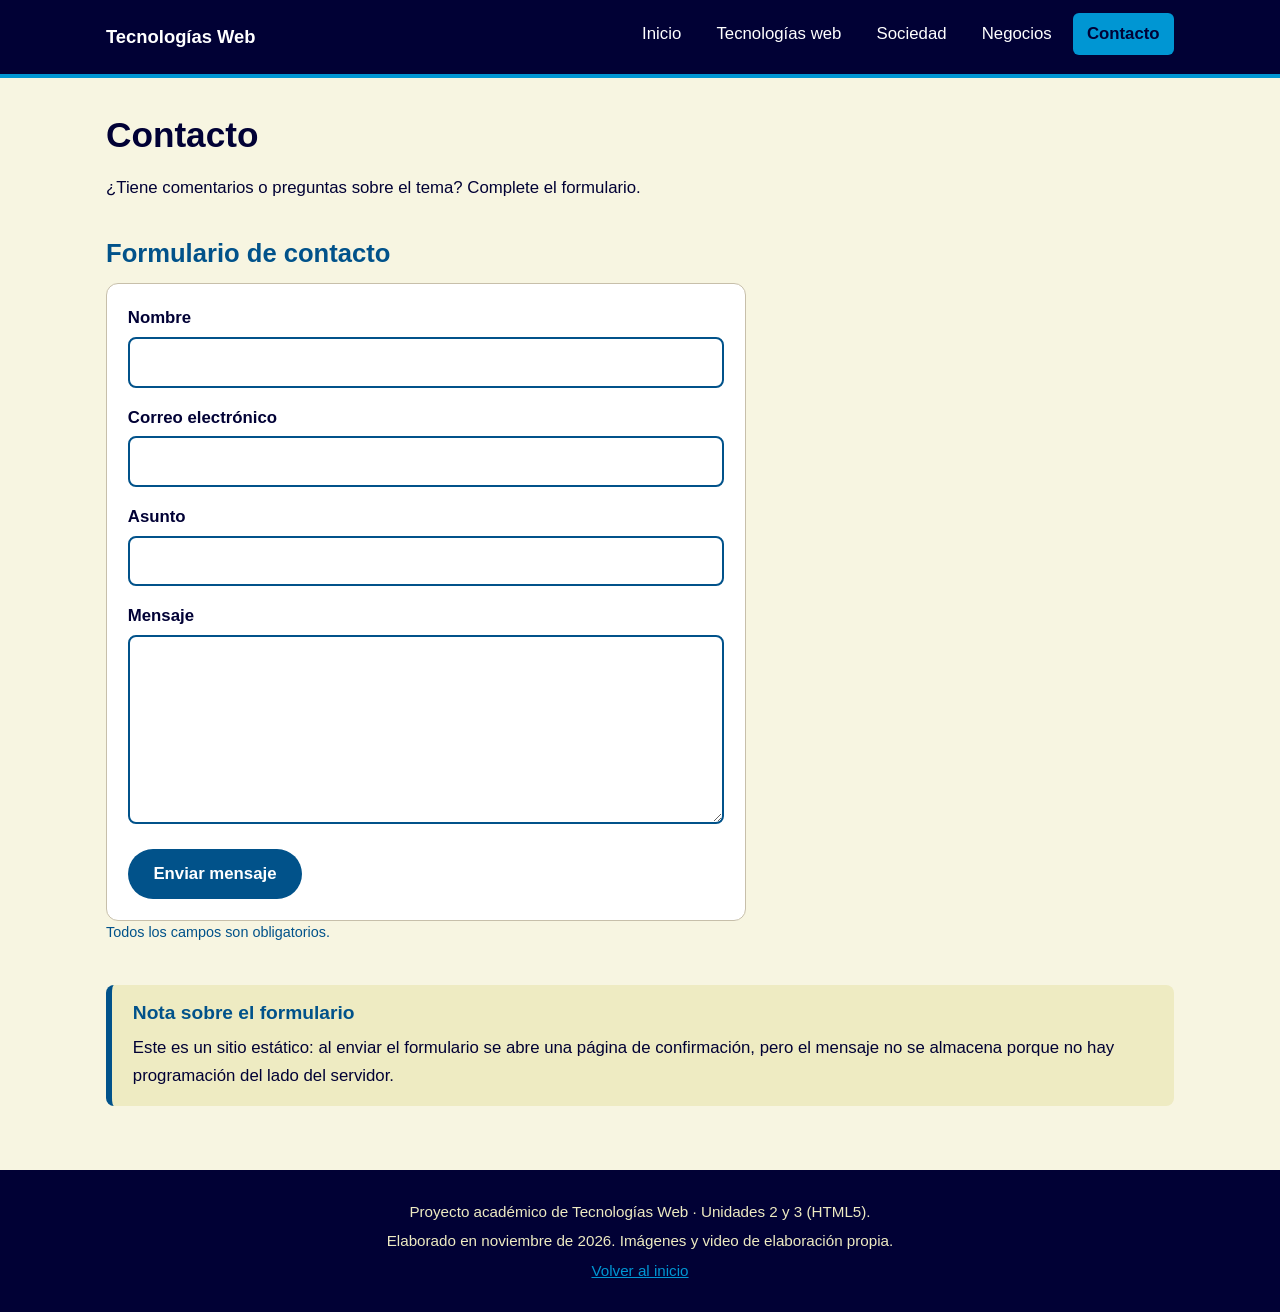
<file: pages/contacto.html>
<!DOCTYPE html>
<html lang="es">
<head>
  <meta charset="UTF-8">
  <meta name="viewport" content="width=device-width, initial-scale=1.0">
  <meta name="description" content="Formulario de contacto del sitio sobre el impacto de las tecnologías web.">
  <title>Contacto | Impacto de las Tecnologías Web</title>
  <link rel="stylesheet" href="../css/styles.css">
</head>
<body>
  <a class="skip-link" href="#contenido">Saltar al contenido</a>

  <!-- Encabezado con navegación común a todas las páginas -->
  <header class="encabezado">
    <div class="encabezado__contenido">
      <p class="marca">Tecnologías Web</p>
      <nav class="menu" aria-label="Menú principal">
        <ul>
          <li><a href="../index.html">Inicio</a></li>
          <li><a href="tecnologias.html">Tecnologías web</a></li>
          <li><a href="sociedad.html">Sociedad</a></li>
          <li><a href="negocios.html">Negocios</a></li>
          <li><a href="contacto.html" aria-current="page">Contacto</a></li>
        </ul>
      </nav>
    </div>
  </header>

  <main id="contenido">
    <h1>Contacto</h1>
    <p class="lead">¿Tiene comentarios o preguntas sobre el tema? Complete el formulario.</p>

    <section aria-labelledby="titulo-form">
      <h2 id="titulo-form">Formulario de contacto</h2>

      <!-- Al enviar, se abre la página de confirmación (método GET) -->
      <form action="gracias.html" method="get">
        <div class="campo">
          <label for="nombre">Nombre</label>
          <input type="text" id="nombre" name="nombre" autocomplete="name" required>
        </div>

        <div class="campo">
          <label for="correo">Correo electrónico</label>
          <input type="email" id="correo" name="correo" autocomplete="email" required>
        </div>

        <div class="campo">
          <label for="asunto">Asunto</label>
          <input type="text" id="asunto" name="asunto" required>
        </div>

        <div class="campo">
          <label for="mensaje">Mensaje</label>
          <textarea id="mensaje" name="mensaje" rows="6" required></textarea>
        </div>

        <button type="submit">Enviar mensaje</button>
      </form>
      <p class="nota">Todos los campos son obligatorios.</p>
    </section>

    <aside aria-labelledby="titulo-aside">
      <h2 id="titulo-aside">Nota sobre el formulario</h2>
      <p>
        Este es un sitio estático: al enviar el formulario se abre una página de confirmación, pero el mensaje
        no se almacena porque no hay programación del lado del servidor.
      </p>
    </aside>
  </main>

  <footer class="pie">
    <p>Proyecto académico de Tecnologías Web · Unidades 2 y 3 (HTML5).</p>
    <p>Elaborado en <time datetime="2026-11">noviembre de 2026</time>. Imágenes y video de elaboración propia.</p>
    <p><a href="../index.html">Volver al inicio</a></p>
  </footer>
</body>
</html>
</file>
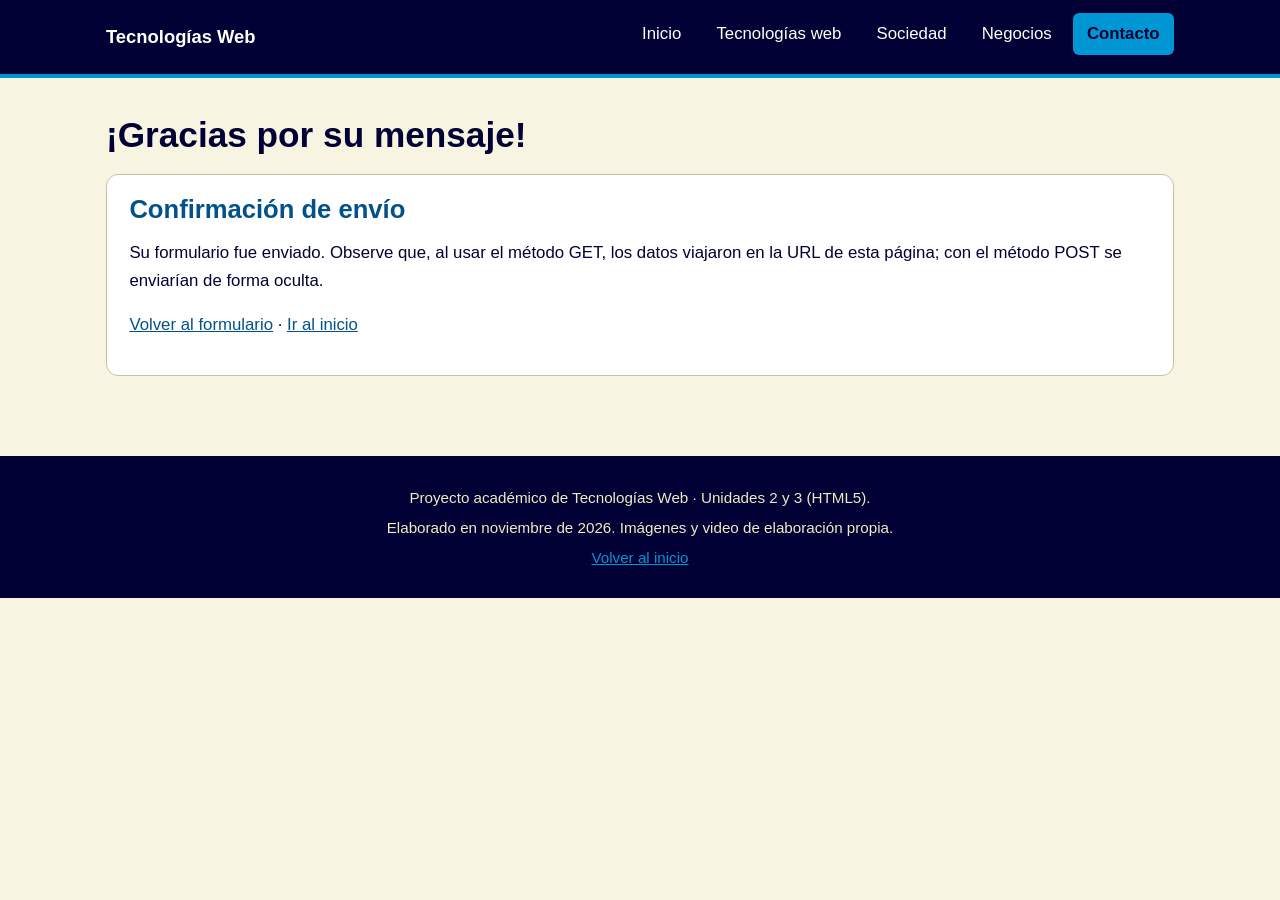
<file: pages/gracias.html>
<!DOCTYPE html>
<html lang="es">
<head>
  <meta charset="UTF-8">
  <meta name="viewport" content="width=device-width, initial-scale=1.0">
  <meta name="description" content="Confirmación de envío del formulario de contacto.">
  <title>Gracias | Impacto de las Tecnologías Web</title>
  <link rel="stylesheet" href="../css/styles.css">
</head>
<body>
  <a class="skip-link" href="#contenido">Saltar al contenido</a>

  <!-- Encabezado con navegación común a todas las páginas -->
  <header class="encabezado">
    <div class="encabezado__contenido">
      <p class="marca">Tecnologías Web</p>
      <nav class="menu" aria-label="Menú principal">
        <ul>
          <li><a href="../index.html">Inicio</a></li>
          <li><a href="tecnologias.html">Tecnologías web</a></li>
          <li><a href="sociedad.html">Sociedad</a></li>
          <li><a href="negocios.html">Negocios</a></li>
          <li><a href="contacto.html" aria-current="page">Contacto</a></li>
        </ul>
      </nav>
    </div>
  </header>

  <main id="contenido">
    <section aria-labelledby="titulo-gracias">
      <h1 id="titulo-gracias">¡Gracias por su mensaje!</h1>
      <article>
        <h2>Confirmación de envío</h2>
        <p>
          Su formulario fue enviado. Observe que, al usar el método GET, los datos viajaron en la URL
          de esta página; con el método POST se enviarían de forma oculta.
        </p>
        <p><a href="contacto.html">Volver al formulario</a> · <a href="../index.html">Ir al inicio</a></p>
      </article>
    </section>
  </main>

  <footer class="pie">
    <p>Proyecto académico de Tecnologías Web · Unidades 2 y 3 (HTML5).</p>
    <p>Elaborado en <time datetime="2026-11">noviembre de 2026</time>. Imágenes y video de elaboración propia.</p>
    <p><a href="../index.html">Volver al inicio</a></p>
  </footer>
</body>
</html>
</file>
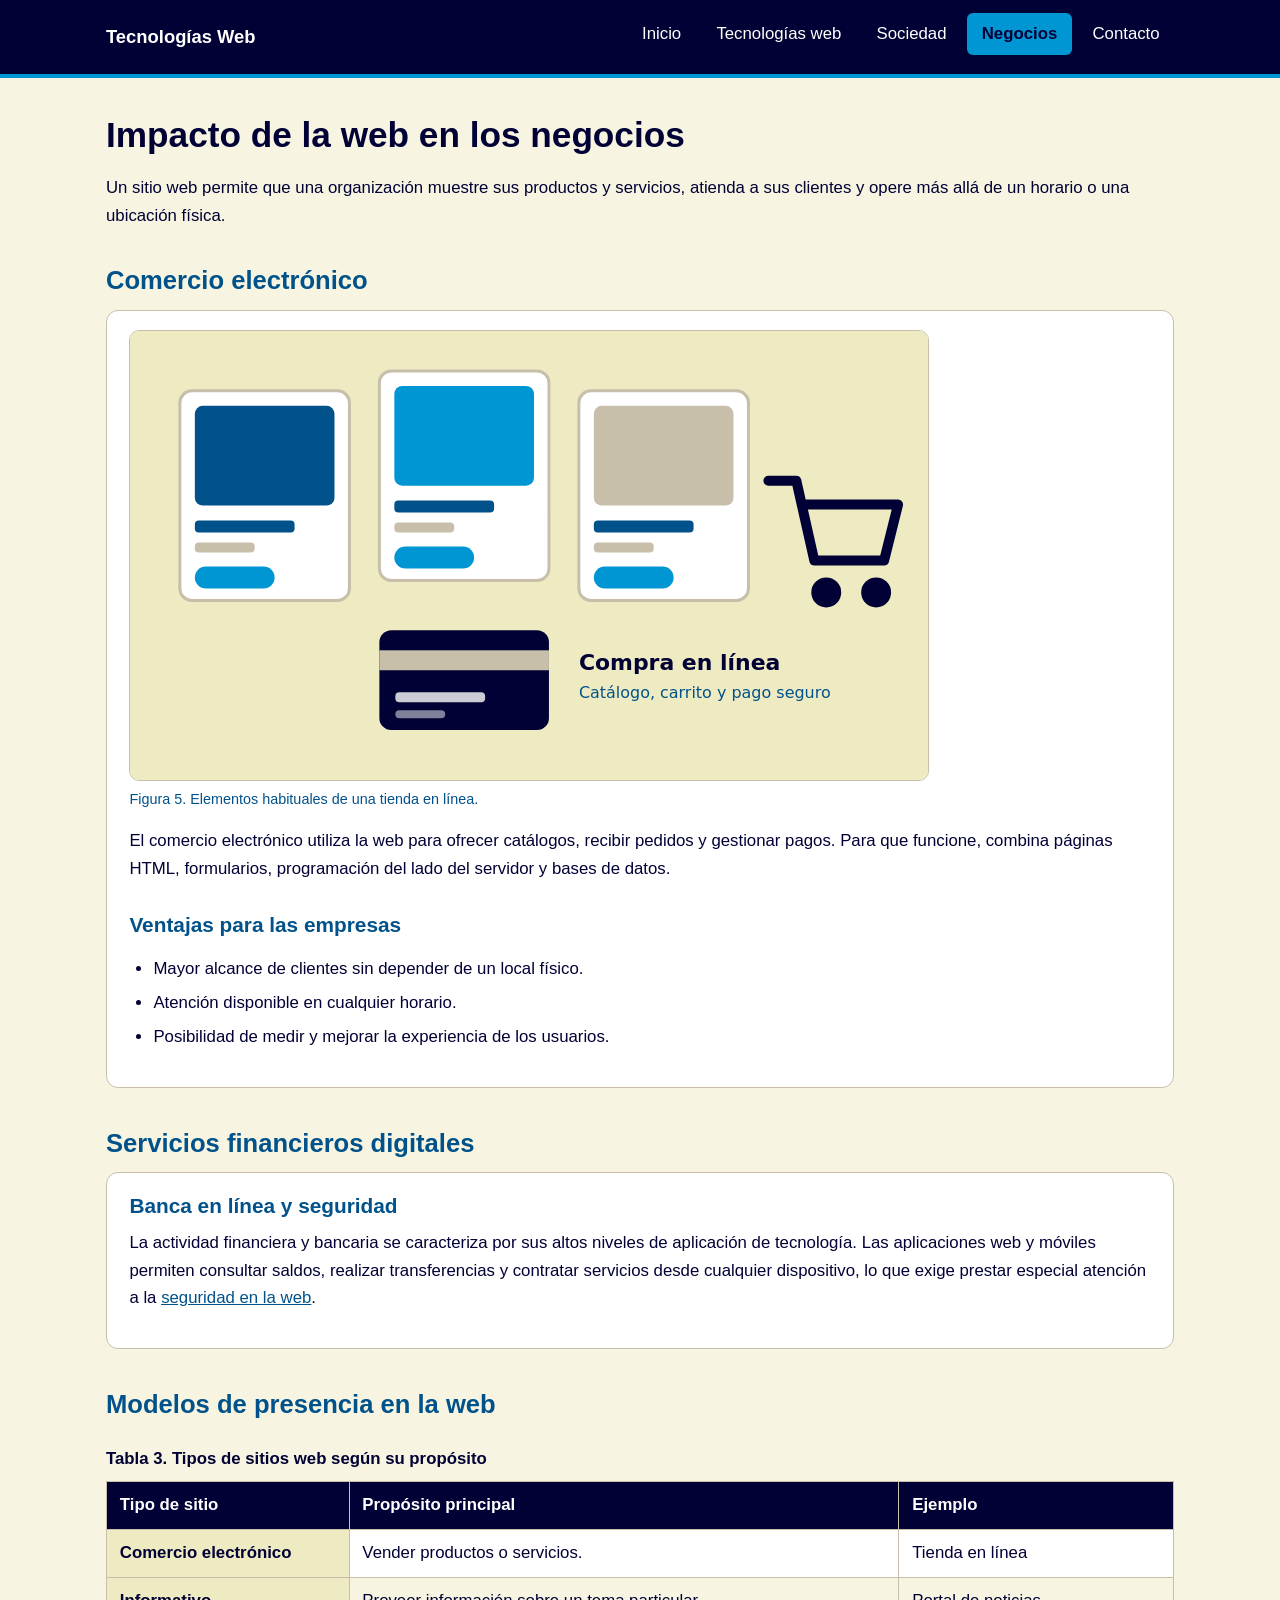
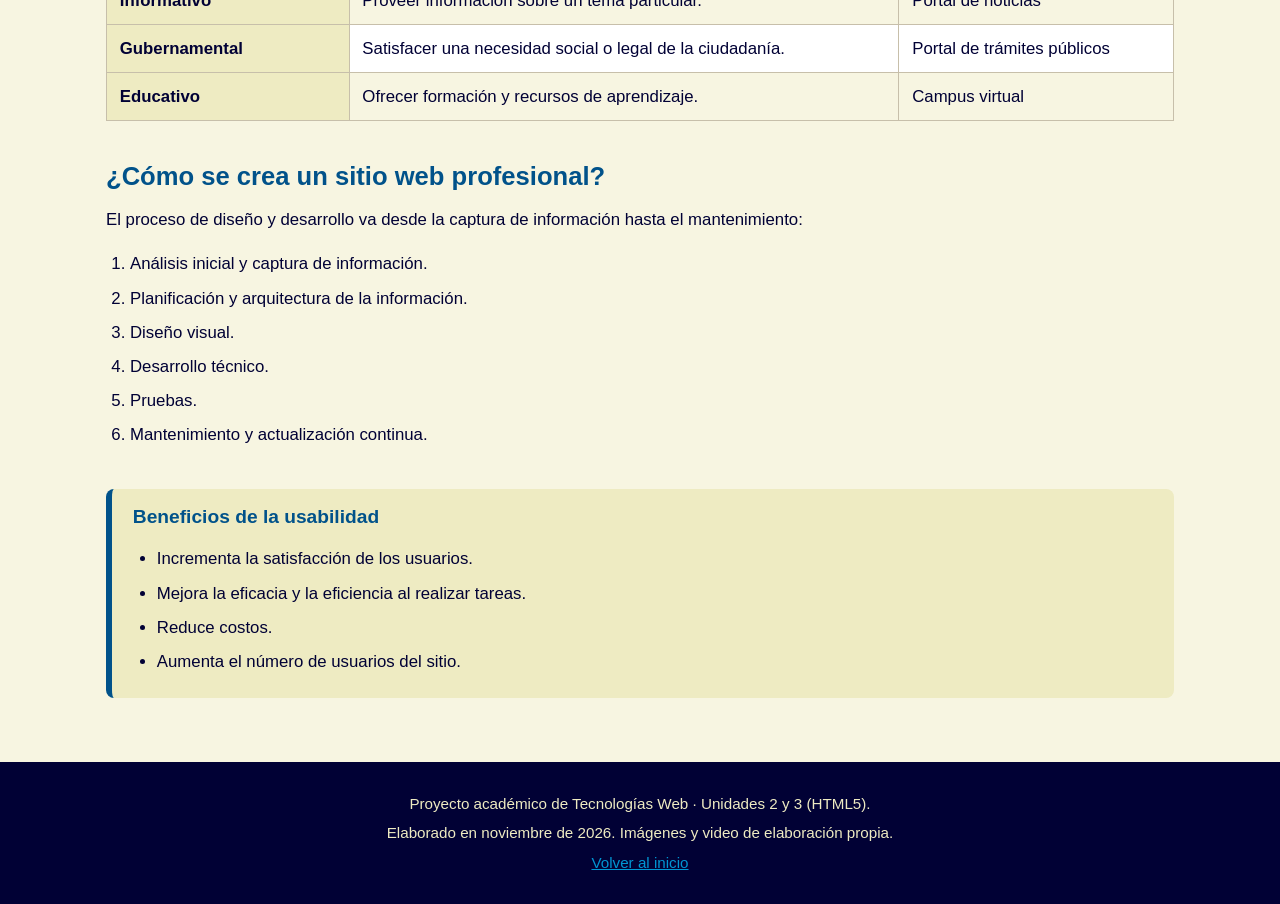
<file: pages/negocios.html>
<!DOCTYPE html>
<html lang="es">
<head>
  <meta charset="UTF-8">
  <meta name="viewport" content="width=device-width, initial-scale=1.0">
  <meta name="description" content="Cómo las empresas usan la web: comercio electrónico, servicios financieros digitales, presencia en línea y proceso de diseño web.">
  <title>Negocios | Impacto de las Tecnologías Web</title>
  <link rel="stylesheet" href="../css/styles.css">
</head>
<body>
  <a class="skip-link" href="#contenido">Saltar al contenido</a>

  <!-- Encabezado con navegación común a todas las páginas -->
  <header class="encabezado">
    <div class="encabezado__contenido">
      <p class="marca">Tecnologías Web</p>
      <nav class="menu" aria-label="Menú principal">
        <ul>
          <li><a href="../index.html">Inicio</a></li>
          <li><a href="tecnologias.html">Tecnologías web</a></li>
          <li><a href="sociedad.html">Sociedad</a></li>
          <li><a href="negocios.html" aria-current="page">Negocios</a></li>
          <li><a href="contacto.html">Contacto</a></li>
        </ul>
      </nav>
    </div>
  </header>

  <main id="contenido">
    <h1>Impacto de la web en los negocios</h1>
    <p class="lead">
      Un sitio web permite que una organización muestre sus productos y servicios, atienda a sus clientes
      y opere más allá de un horario o una ubicación física.
    </p>

    <!-- Comercio electrónico -->
    <section aria-labelledby="titulo-comercio">
      <h2 id="titulo-comercio">Comercio electrónico</h2>
      <article>
        <figure>
          <img src="../images/comercio-electronico.svg" width="800" height="450"
               alt="Tres tarjetas de producto, un carrito de compras y una tarjeta de pago que representan una tienda en línea">
          <figcaption>Figura 5. Elementos habituales de una tienda en línea.</figcaption>
        </figure>
        <p>
          El comercio electrónico utiliza la web para ofrecer catálogos, recibir pedidos y gestionar pagos.
          Para que funcione, combina páginas HTML, formularios, programación del lado del servidor y bases de datos.
        </p>
        <h3>Ventajas para las empresas</h3>
        <ul>
          <li>Mayor alcance de clientes sin depender de un local físico.</li>
          <li>Atención disponible en cualquier horario.</li>
          <li>Posibilidad de medir y mejorar la experiencia de los usuarios.</li>
        </ul>
      </article>
    </section>

    <!-- Servicios financieros -->
    <section aria-labelledby="titulo-banca">
      <h2 id="titulo-banca">Servicios financieros digitales</h2>
      <article>
        <h3>Banca en línea y seguridad</h3>
        <p>
          La actividad financiera y bancaria se caracteriza por sus altos niveles de aplicación de tecnología.
          Las aplicaciones web y móviles permiten consultar saldos, realizar transferencias y contratar servicios
          desde cualquier dispositivo, lo que exige prestar especial atención a la
          <a href="tecnologias.html#seguridad">seguridad en la web</a>.
        </p>
      </article>
    </section>

    <!-- Modelos de negocio -->
    <section aria-labelledby="titulo-modelos">
      <h2 id="titulo-modelos">Modelos de presencia en la web</h2>
      <div class="tabla-responsive">
        <table>
          <caption>Tabla 3. Tipos de sitios web según su propósito</caption>
          <thead>
            <tr>
              <th scope="col">Tipo de sitio</th>
              <th scope="col">Propósito principal</th>
              <th scope="col">Ejemplo</th>
            </tr>
          </thead>
          <tbody>
            <tr>
              <th scope="row">Comercio electrónico</th>
              <td>Vender productos o servicios.</td>
              <td>Tienda en línea</td>
            </tr>
            <tr>
              <th scope="row">Informativo</th>
              <td>Proveer información sobre un tema particular.</td>
              <td>Portal de noticias</td>
            </tr>
            <tr>
              <th scope="row">Gubernamental</th>
              <td>Satisfacer una necesidad social o legal de la ciudadanía.</td>
              <td>Portal de trámites públicos</td>
            </tr>
            <tr>
              <th scope="row">Educativo</th>
              <td>Ofrecer formación y recursos de aprendizaje.</td>
              <td>Campus virtual</td>
            </tr>
          </tbody>
        </table>
      </div>
    </section>

    <!-- Proceso de diseño -->
    <section aria-labelledby="titulo-proceso">
      <h2 id="titulo-proceso">¿Cómo se crea un sitio web profesional?</h2>
      <p>El proceso de diseño y desarrollo va desde la captura de información hasta el mantenimiento:</p>
      <ol>
        <li>Análisis inicial y captura de información.</li>
        <li>Planificación y arquitectura de la información.</li>
        <li>Diseño visual.</li>
        <li>Desarrollo técnico.</li>
        <li>Pruebas.</li>
        <li>Mantenimiento y actualización continua.</li>
      </ol>
    </section>

    <aside aria-labelledby="titulo-aside">
      <h2 id="titulo-aside">Beneficios de la usabilidad</h2>
      <ul>
        <li>Incrementa la satisfacción de los usuarios.</li>
        <li>Mejora la eficacia y la eficiencia al realizar tareas.</li>
        <li>Reduce costos.</li>
        <li>Aumenta el número de usuarios del sitio.</li>
      </ul>
    </aside>
  </main>

  <footer class="pie">
    <p>Proyecto académico de Tecnologías Web · Unidades 2 y 3 (HTML5).</p>
    <p>Elaborado en <time datetime="2026-11">noviembre de 2026</time>. Imágenes y video de elaboración propia.</p>
    <p><a href="../index.html">Volver al inicio</a></p>
  </footer>
</body>
</html>
</file>
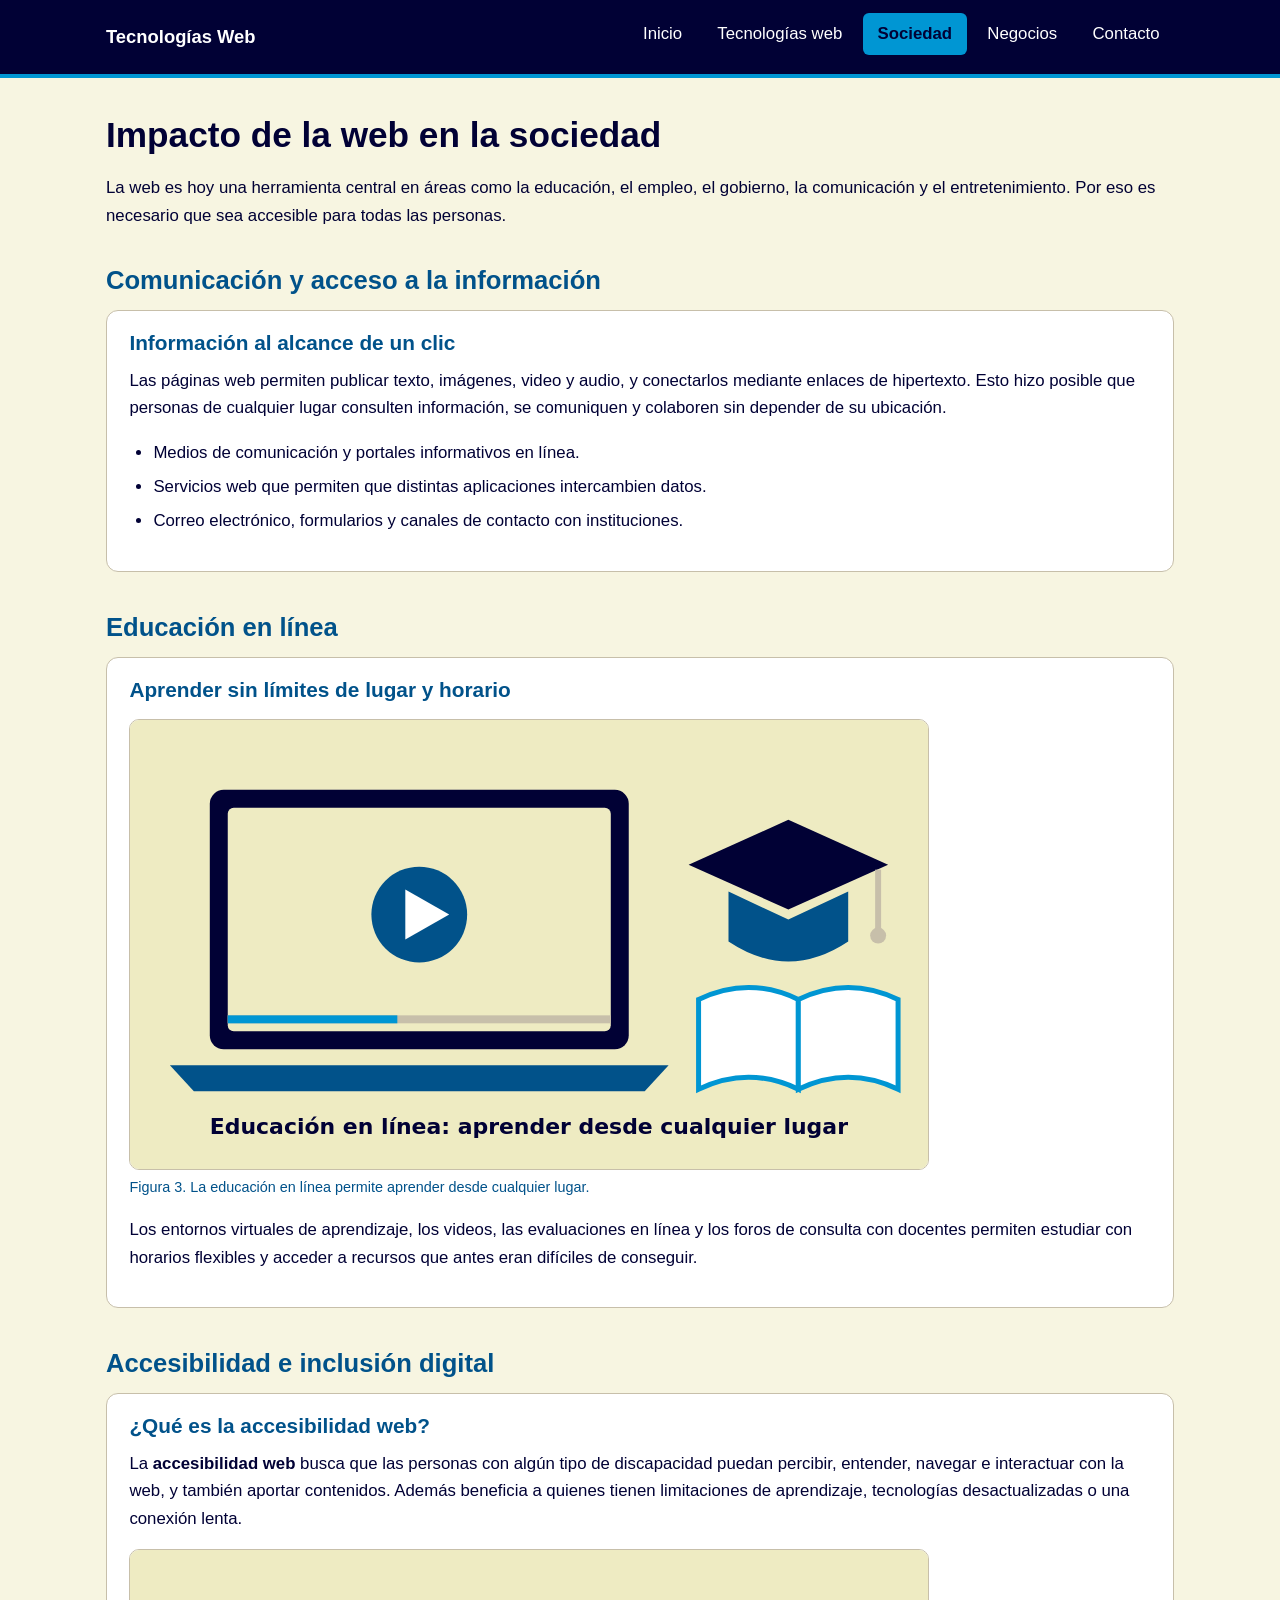
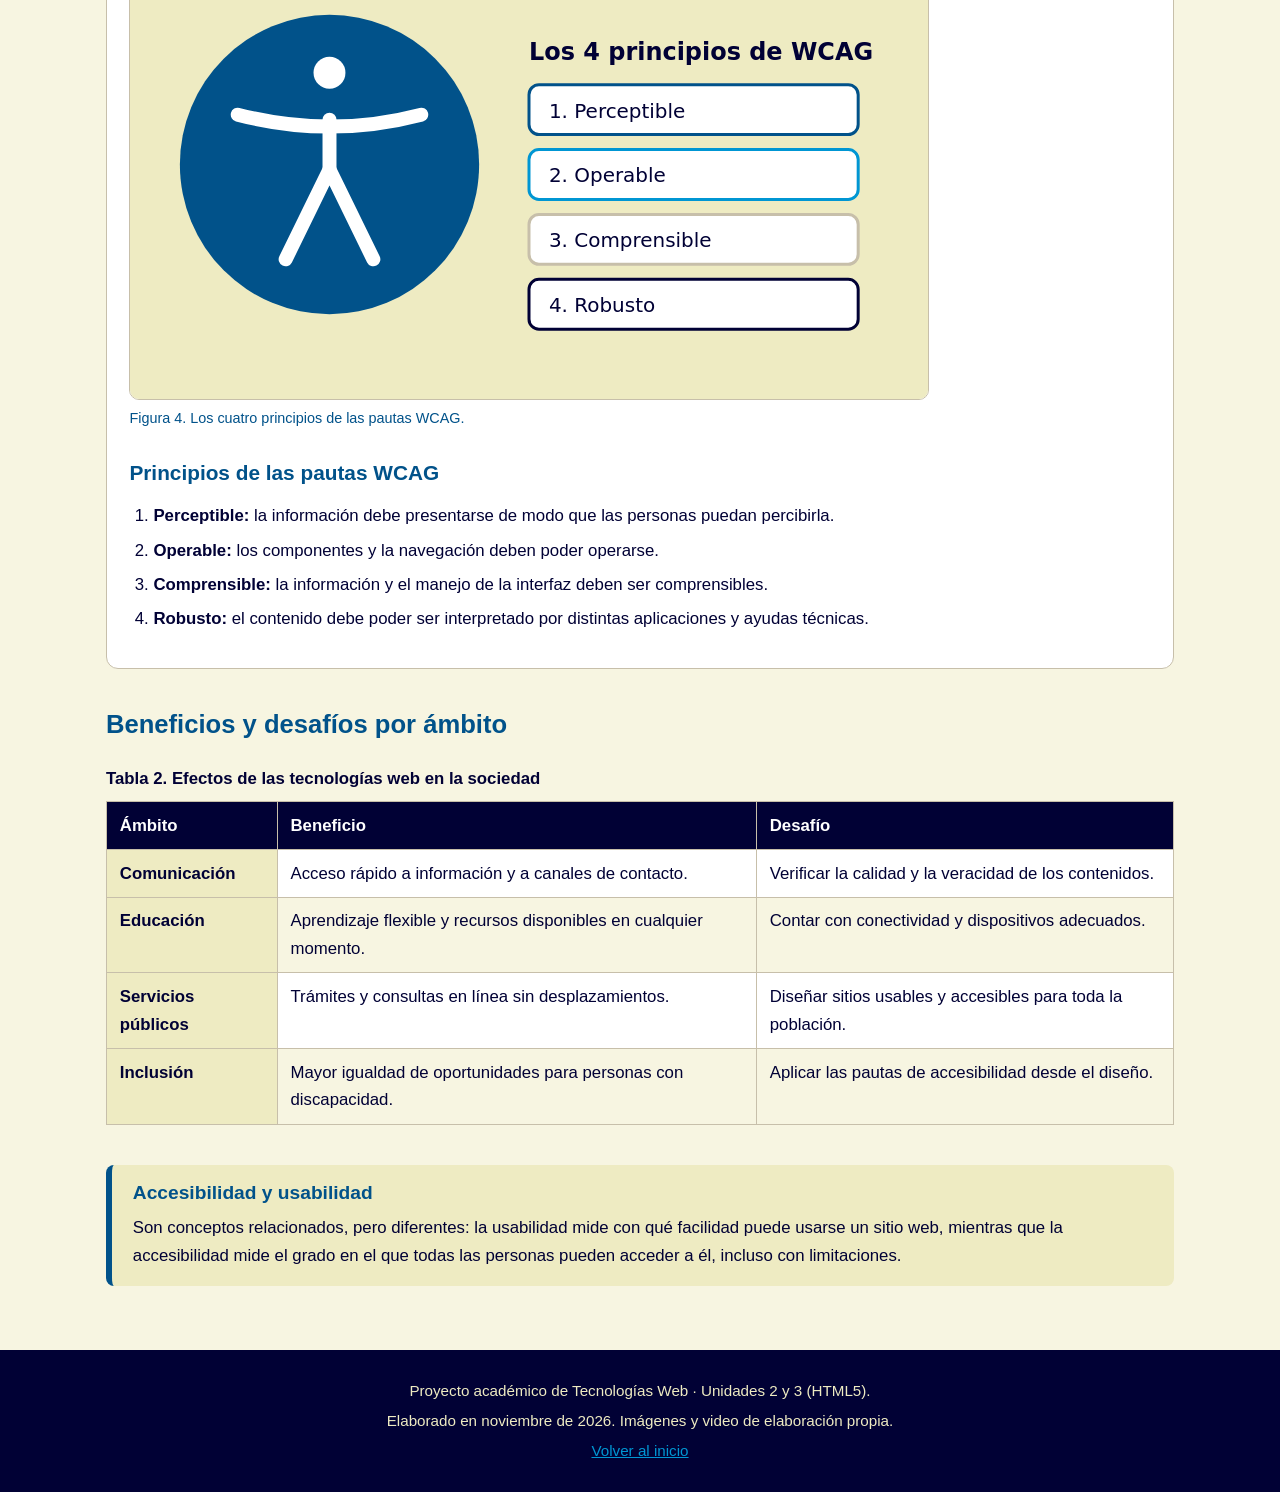
<file: pages/sociedad.html>
<!DOCTYPE html>
<html lang="es">
<head>
  <meta charset="UTF-8">
  <meta name="viewport" content="width=device-width, initial-scale=1.0">
  <meta name="description" content="Efectos de las tecnologías web en la educación, la comunicación, los servicios públicos y la inclusión digital.">
  <title>Sociedad | Impacto de las Tecnologías Web</title>
  <link rel="stylesheet" href="../css/styles.css">
</head>
<body>
  <a class="skip-link" href="#contenido">Saltar al contenido</a>

  <!-- Encabezado con navegación común a todas las páginas -->
  <header class="encabezado">
    <div class="encabezado__contenido">
      <p class="marca">Tecnologías Web</p>
      <nav class="menu" aria-label="Menú principal">
        <ul>
          <li><a href="../index.html">Inicio</a></li>
          <li><a href="tecnologias.html">Tecnologías web</a></li>
          <li><a href="sociedad.html" aria-current="page">Sociedad</a></li>
          <li><a href="negocios.html">Negocios</a></li>
          <li><a href="contacto.html">Contacto</a></li>
        </ul>
      </nav>
    </div>
  </header>

  <main id="contenido">
    <h1>Impacto de la web en la sociedad</h1>
    <p class="lead">
      La web es hoy una herramienta central en áreas como la educación, el empleo, el gobierno, la comunicación
      y el entretenimiento. Por eso es necesario que sea accesible para todas las personas.
    </p>

    <!-- Comunicación e información -->
    <section aria-labelledby="titulo-comunicacion">
      <h2 id="titulo-comunicacion">Comunicación y acceso a la información</h2>
      <article>
        <h3>Información al alcance de un clic</h3>
        <p>
          Las páginas web permiten publicar texto, imágenes, video y audio, y conectarlos mediante enlaces de
          hipertexto. Esto hizo posible que personas de cualquier lugar consulten información, se comuniquen
          y colaboren sin depender de su ubicación.
        </p>
        <ul>
          <li>Medios de comunicación y portales informativos en línea.</li>
          <li>Servicios web que permiten que distintas aplicaciones intercambien datos.</li>
          <li>Correo electrónico, formularios y canales de contacto con instituciones.</li>
        </ul>
      </article>
    </section>

    <!-- Educación -->
    <section aria-labelledby="titulo-educacion">
      <h2 id="titulo-educacion">Educación en línea</h2>
      <article>
        <h3>Aprender sin límites de lugar y horario</h3>
        <figure>
          <img src="../images/educacion-digital.svg" width="800" height="450"
               alt="Pantalla de computador con un video y, a su lado, un birrete y un libro abierto">
          <figcaption>Figura 3. La educación en línea permite aprender desde cualquier lugar.</figcaption>
        </figure>
        <p>
          Los entornos virtuales de aprendizaje, los videos, las evaluaciones en línea y los foros de consulta
          con docentes permiten estudiar con horarios flexibles y acceder a recursos que antes eran difíciles
          de conseguir.
        </p>
      </article>
    </section>

    <!-- Accesibilidad -->
    <section aria-labelledby="titulo-accesibilidad">
      <h2 id="titulo-accesibilidad">Accesibilidad e inclusión digital</h2>
      <article>
        <h3>¿Qué es la accesibilidad web?</h3>
        <p>
          La <strong>accesibilidad web</strong> busca que las personas con algún tipo de discapacidad puedan
          percibir, entender, navegar e interactuar con la web, y también aportar contenidos. Además beneficia
          a quienes tienen limitaciones de aprendizaje, tecnologías desactualizadas o una conexión lenta.
        </p>
        <figure>
          <img src="../images/accesibilidad.svg" width="800" height="450"
               alt="Figura humana dentro de un círculo azul junto a la lista de los cuatro principios de accesibilidad WCAG">
          <figcaption>Figura 4. Los cuatro principios de las pautas WCAG.</figcaption>
        </figure>
        <h3>Principios de las pautas WCAG</h3>
        <ol>
          <li><strong>Perceptible:</strong> la información debe presentarse de modo que las personas puedan percibirla.</li>
          <li><strong>Operable:</strong> los componentes y la navegación deben poder operarse.</li>
          <li><strong>Comprensible:</strong> la información y el manejo de la interfaz deben ser comprensibles.</li>
          <li><strong>Robusto:</strong> el contenido debe poder ser interpretado por distintas aplicaciones y ayudas técnicas.</li>
        </ol>
      </article>
    </section>

    <!-- Tabla de beneficios y desafíos -->
    <section aria-labelledby="titulo-tabla">
      <h2 id="titulo-tabla">Beneficios y desafíos por ámbito</h2>
      <div class="tabla-responsive">
        <table>
          <caption>Tabla 2. Efectos de las tecnologías web en la sociedad</caption>
          <thead>
            <tr>
              <th scope="col">Ámbito</th>
              <th scope="col">Beneficio</th>
              <th scope="col">Desafío</th>
            </tr>
          </thead>
          <tbody>
            <tr>
              <th scope="row">Comunicación</th>
              <td>Acceso rápido a información y a canales de contacto.</td>
              <td>Verificar la calidad y la veracidad de los contenidos.</td>
            </tr>
            <tr>
              <th scope="row">Educación</th>
              <td>Aprendizaje flexible y recursos disponibles en cualquier momento.</td>
              <td>Contar con conectividad y dispositivos adecuados.</td>
            </tr>
            <tr>
              <th scope="row">Servicios públicos</th>
              <td>Trámites y consultas en línea sin desplazamientos.</td>
              <td>Diseñar sitios usables y accesibles para toda la población.</td>
            </tr>
            <tr>
              <th scope="row">Inclusión</th>
              <td>Mayor igualdad de oportunidades para personas con discapacidad.</td>
              <td>Aplicar las pautas de accesibilidad desde el diseño.</td>
            </tr>
          </tbody>
        </table>
      </div>
    </section>

    <aside aria-labelledby="titulo-aside">
      <h2 id="titulo-aside">Accesibilidad y usabilidad</h2>
      <p>
        Son conceptos relacionados, pero diferentes: la usabilidad mide con qué facilidad puede usarse un sitio
        web, mientras que la accesibilidad mide el grado en el que todas las personas pueden acceder a él,
        incluso con limitaciones.
      </p>
    </aside>
  </main>

  <footer class="pie">
    <p>Proyecto académico de Tecnologías Web · Unidades 2 y 3 (HTML5).</p>
    <p>Elaborado en <time datetime="2026-11">noviembre de 2026</time>. Imágenes y video de elaboración propia.</p>
    <p><a href="../index.html">Volver al inicio</a></p>
  </footer>
</body>
</html>
</file>
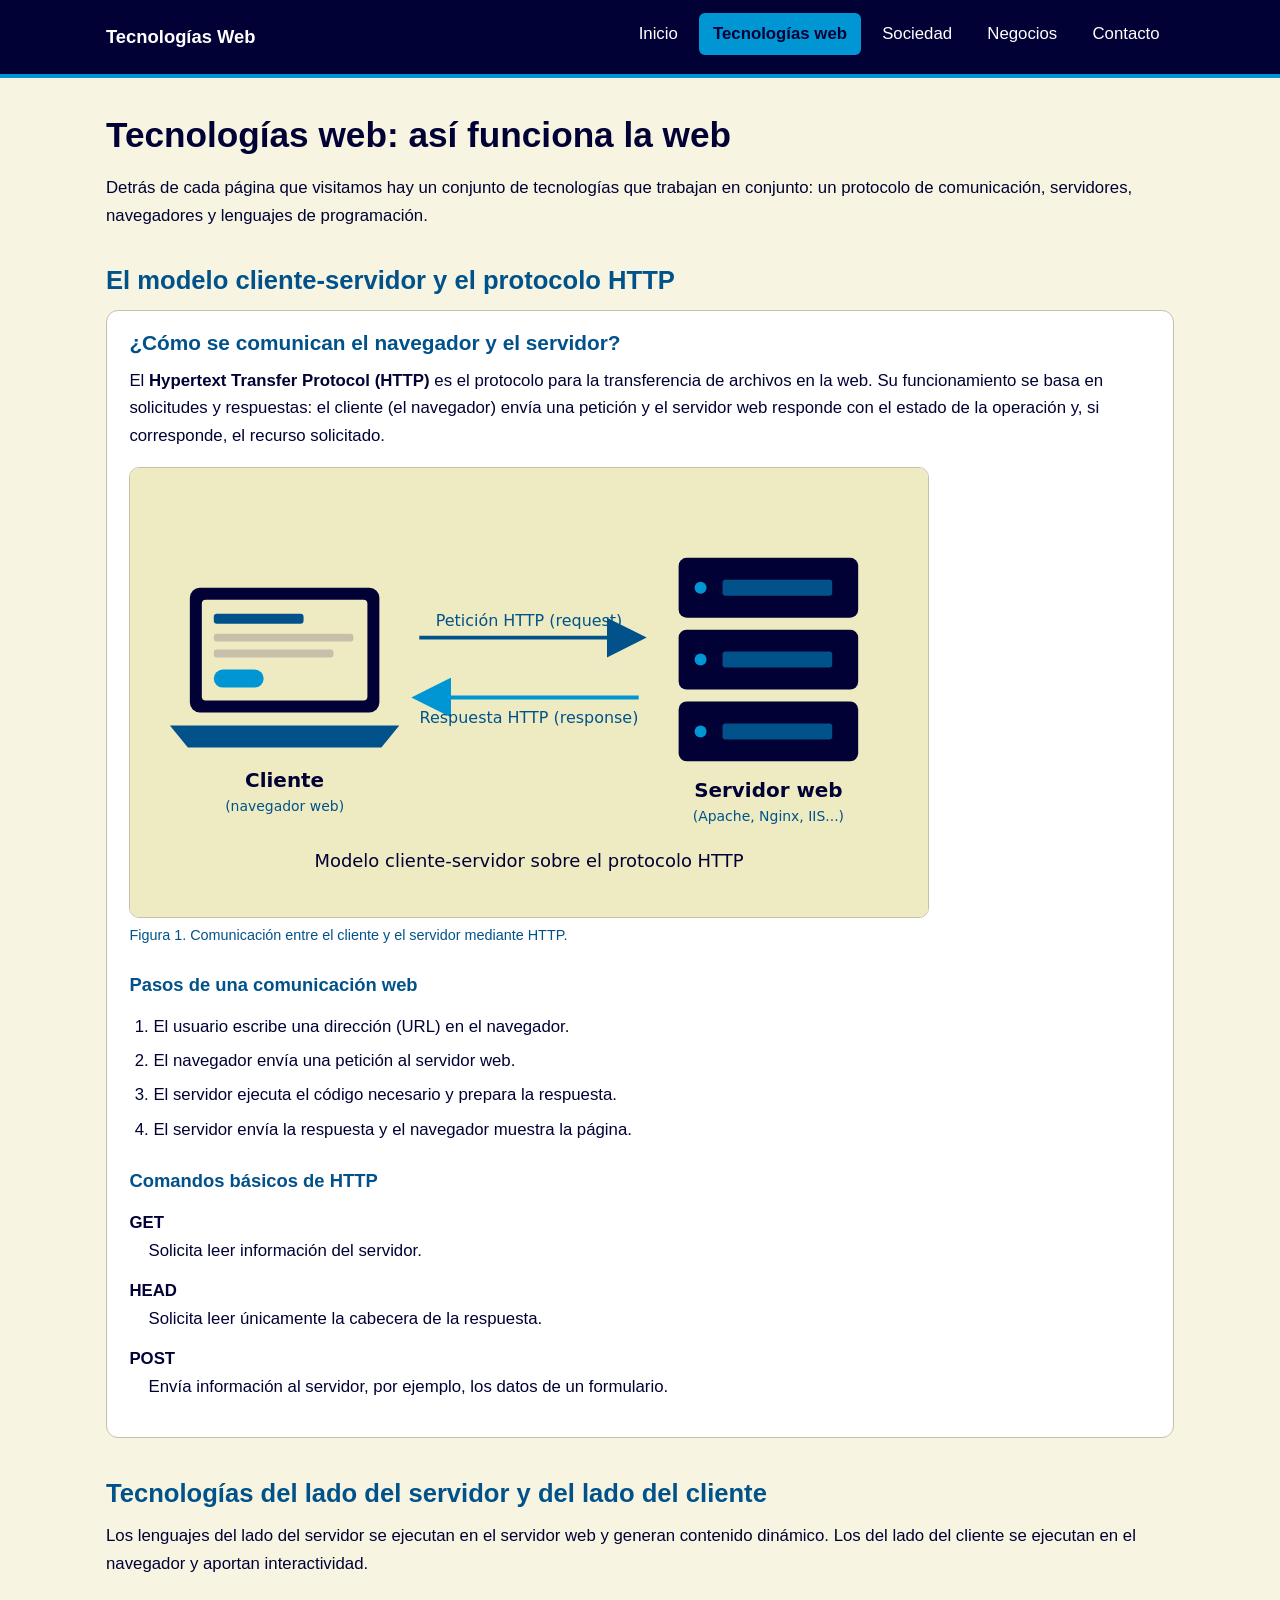
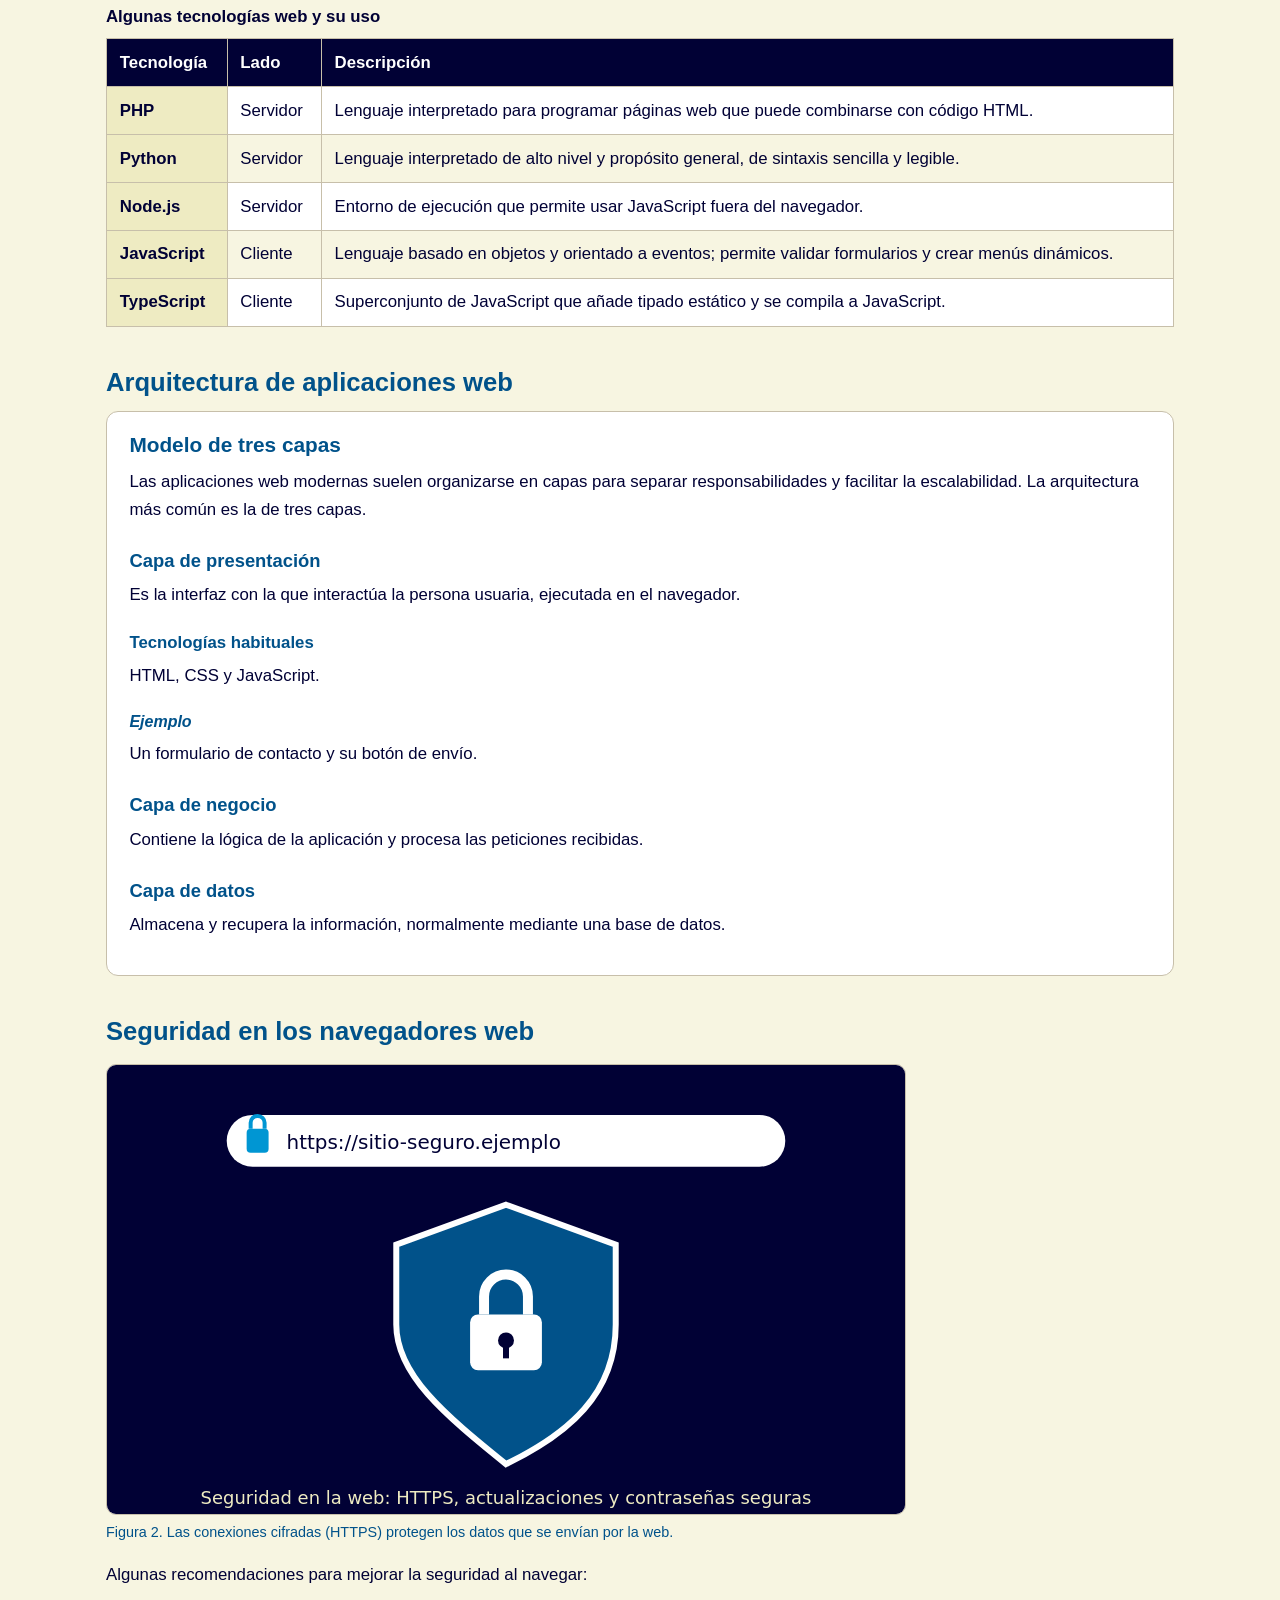
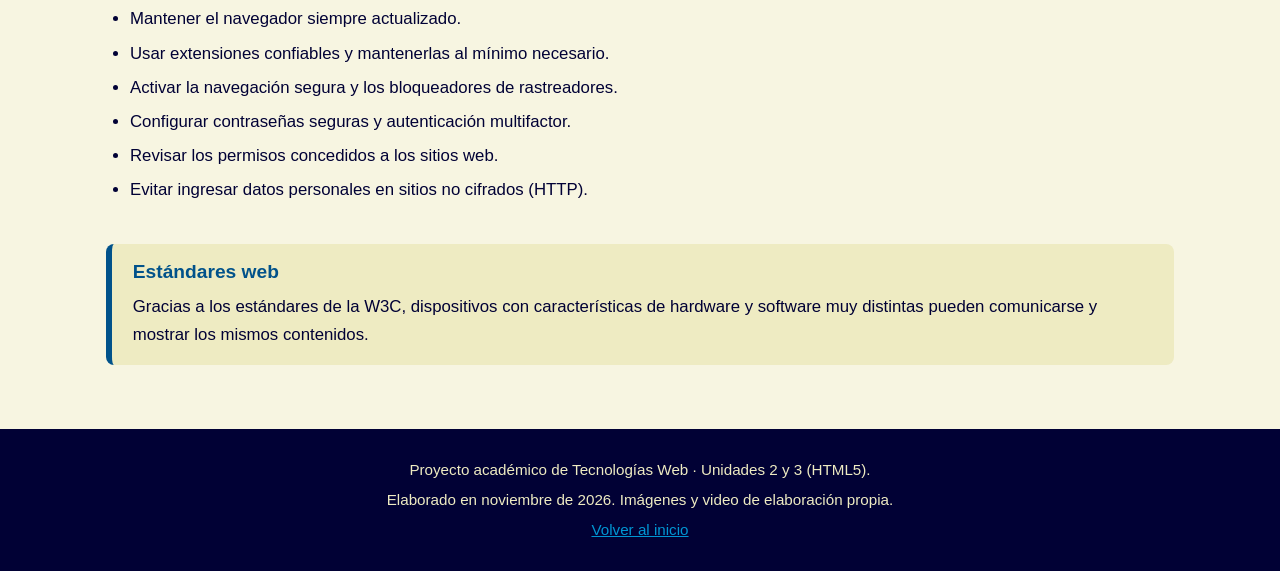
<file: pages/tecnologias.html>
<!DOCTYPE html>
<html lang="es">
<head>
  <meta charset="UTF-8">
  <meta name="viewport" content="width=device-width, initial-scale=1.0">
  <meta name="description" content="Cómo funciona la web: protocolo HTTP, servidores, lenguajes del cliente y del servidor, arquitectura en capas y seguridad.">
  <title>Tecnologías web | Impacto de las Tecnologías Web</title>
  <link rel="stylesheet" href="../css/styles.css">
</head>
<body>
  <a class="skip-link" href="#contenido">Saltar al contenido</a>

  <!-- Encabezado con navegación común a todas las páginas -->
  <header class="encabezado">
    <div class="encabezado__contenido">
      <p class="marca">Tecnologías Web</p>
      <nav class="menu" aria-label="Menú principal">
        <ul>
          <li><a href="../index.html">Inicio</a></li>
          <li><a href="tecnologias.html" aria-current="page">Tecnologías web</a></li>
          <li><a href="sociedad.html">Sociedad</a></li>
          <li><a href="negocios.html">Negocios</a></li>
          <li><a href="contacto.html">Contacto</a></li>
        </ul>
      </nav>
    </div>
  </header>

  <main id="contenido">
    <h1>Tecnologías web: así funciona la web</h1>
    <p class="lead">
      Detrás de cada página que visitamos hay un conjunto de tecnologías que trabajan en conjunto:
      un protocolo de comunicación, servidores, navegadores y lenguajes de programación.
    </p>

    <!-- Cliente, servidor y HTTP -->
    <section aria-labelledby="titulo-http">
      <h2 id="titulo-http">El modelo cliente-servidor y el protocolo HTTP</h2>
      <article>
        <h3>¿Cómo se comunican el navegador y el servidor?</h3>
        <p>
          El <strong>Hypertext Transfer Protocol (HTTP)</strong> es el protocolo para la transferencia de archivos
          en la web. Su funcionamiento se basa en solicitudes y respuestas: el cliente (el navegador) envía una
          petición y el servidor web responde con el estado de la operación y, si corresponde, el recurso solicitado.
        </p>
        <figure>
          <img src="../images/cliente-servidor.svg" width="800" height="450"
               alt="Un computador cliente envía una petición HTTP a un servidor web y recibe una respuesta HTTP">
          <figcaption>Figura 1. Comunicación entre el cliente y el servidor mediante HTTP.</figcaption>
        </figure>
        <h4>Pasos de una comunicación web</h4>
        <ol>
          <li>El usuario escribe una dirección (URL) en el navegador.</li>
          <li>El navegador envía una petición al servidor web.</li>
          <li>El servidor ejecuta el código necesario y prepara la respuesta.</li>
          <li>El servidor envía la respuesta y el navegador muestra la página.</li>
        </ol>
        <h4>Comandos básicos de HTTP</h4>
        <dl>
          <dt>GET</dt>
          <dd>Solicita leer información del servidor.</dd>
          <dt>HEAD</dt>
          <dd>Solicita leer únicamente la cabecera de la respuesta.</dd>
          <dt>POST</dt>
          <dd>Envía información al servidor, por ejemplo, los datos de un formulario.</dd>
        </dl>
      </article>
    </section>

    <!-- Tabla de tecnologías -->
    <section aria-labelledby="titulo-lenguajes">
      <h2 id="titulo-lenguajes">Tecnologías del lado del servidor y del lado del cliente</h2>
      <p>
        Los lenguajes del lado del servidor se ejecutan en el servidor web y generan contenido dinámico.
        Los del lado del cliente se ejecutan en el navegador y aportan interactividad.
      </p>
      <div class="tabla-responsive">
        <table>
          <caption>Algunas tecnologías web y su uso</caption>
          <thead>
            <tr>
              <th scope="col">Tecnología</th>
              <th scope="col">Lado</th>
              <th scope="col">Descripción</th>
            </tr>
          </thead>
          <tbody>
            <tr>
              <th scope="row">PHP</th>
              <td>Servidor</td>
              <td>Lenguaje interpretado para programar páginas web que puede combinarse con código HTML.</td>
            </tr>
            <tr>
              <th scope="row">Python</th>
              <td>Servidor</td>
              <td>Lenguaje interpretado de alto nivel y propósito general, de sintaxis sencilla y legible.</td>
            </tr>
            <tr>
              <th scope="row">Node.js</th>
              <td>Servidor</td>
              <td>Entorno de ejecución que permite usar JavaScript fuera del navegador.</td>
            </tr>
            <tr>
              <th scope="row">JavaScript</th>
              <td>Cliente</td>
              <td>Lenguaje basado en objetos y orientado a eventos; permite validar formularios y crear menús dinámicos.</td>
            </tr>
            <tr>
              <th scope="row">TypeScript</th>
              <td>Cliente</td>
              <td>Superconjunto de JavaScript que añade tipado estático y se compila a JavaScript.</td>
            </tr>
          </tbody>
        </table>
      </div>
    </section>

    <!-- Arquitectura en capas -->
    <section aria-labelledby="titulo-capas">
      <h2 id="titulo-capas">Arquitectura de aplicaciones web</h2>
      <article>
        <h3>Modelo de tres capas</h3>
        <p>
          Las aplicaciones web modernas suelen organizarse en capas para separar responsabilidades y
          facilitar la escalabilidad. La arquitectura más común es la de tres capas.
        </p>
        <h4>Capa de presentación</h4>
        <p>Es la interfaz con la que interactúa la persona usuaria, ejecutada en el navegador.</p>
        <h5>Tecnologías habituales</h5>
        <p>HTML, CSS y JavaScript.</p>
        <h6>Ejemplo</h6>
        <p>Un formulario de contacto y su botón de envío.</p>
        <h4>Capa de negocio</h4>
        <p>Contiene la lógica de la aplicación y procesa las peticiones recibidas.</p>
        <h4>Capa de datos</h4>
        <p>Almacena y recupera la información, normalmente mediante una base de datos.</p>
      </article>
    </section>

    <!-- Seguridad -->
    <section id="seguridad" aria-labelledby="titulo-seguridad">
      <h2 id="titulo-seguridad">Seguridad en los navegadores web</h2>
      <figure>
        <img src="../images/seguridad-web.svg" width="800" height="450"
             alt="Escudo con un candado junto a una barra de direcciones que muestra una conexión HTTPS">
        <figcaption>Figura 2. Las conexiones cifradas (HTTPS) protegen los datos que se envían por la web.</figcaption>
      </figure>
      <p>Algunas recomendaciones para mejorar la seguridad al navegar:</p>
      <ul>
        <li>Mantener el navegador siempre actualizado.</li>
        <li>Usar extensiones confiables y mantenerlas al mínimo necesario.</li>
        <li>Activar la navegación segura y los bloqueadores de rastreadores.</li>
        <li>Configurar contraseñas seguras y autenticación multifactor.</li>
        <li>Revisar los permisos concedidos a los sitios web.</li>
        <li>Evitar ingresar datos personales en sitios no cifrados (HTTP).</li>
      </ul>
    </section>

    <aside aria-labelledby="titulo-aside">
      <h2 id="titulo-aside">Estándares web</h2>
      <p>
        Gracias a los estándares de la W3C, dispositivos con características de hardware y software muy distintas
        pueden comunicarse y mostrar los mismos contenidos.
      </p>
    </aside>
  </main>

  <footer class="pie">
    <p>Proyecto académico de Tecnologías Web · Unidades 2 y 3 (HTML5).</p>
    <p>Elaborado en <time datetime="2026-11">noviembre de 2026</time>. Imágenes y video de elaboración propia.</p>
    <p><a href="../index.html">Volver al inicio</a></p>
  </footer>
</body>
</html>
</file>
<file: css/styles.css>
/* ==========================================================
   Hoja de estilos - Impacto de las Tecnologías Web
   Sitio estático en HTML5 (Tecnologías Web, Unidades 2 y 3)
   ========================================================== */

/* ---------- Variables de color y tipografía ---------- */
:root {
  /* Paleta: predominan los tonos fríos (azules); crema y arena son neutros de apoyo */
  --azul-oscuro: #010135;
  --azul: #01528a;
  --cian: #0096d3;
  --crema: #eeebc2;
  --arena: #c7bfaa;
  --fondo: #f7f5e1; /* tono muy claro derivado de la crema */
  --texto: #010135;
  --borde: #c7bfaa;
  --blanco: #ffffff;
  --ancho-max: 1100px;
}

/* ---------- Base ---------- */
* {
  box-sizing: border-box;
}

body {
  margin: 0;
  font-family: "Segoe UI", Roboto, "Helvetica Neue", Arial, sans-serif;
  font-size: 1.05rem;
  line-height: 1.65;
  color: var(--texto);
  background: var(--fondo);
}

img,
video {
  max-width: 100%;
  height: auto;
}

h1,
h2,
h3,
h4,
h5,
h6 {
  color: var(--azul-oscuro);
  line-height: 1.25;
  margin: 1.4em 0 0.5em;
}

h2,
h3,
h4,
h5,
h6 {
  color: var(--azul);
}

h1 {
  font-size: 2.2rem;
  margin-top: 0.3em;
}

h2 {
  font-size: 1.6rem;
}

h3 {
  font-size: 1.3rem;
}

h4 {
  font-size: 1.15rem;
}

h5 {
  font-size: 1.05rem;
}

h6 {
  font-size: 1rem;
  font-style: italic;
}

p {
  margin: 0 0 1em;
}

/* ---------- Enlaces (estados: normal, visitado, hover, activo) ---------- */
a:link {
  color: var(--azul);
}

a:visited {
  color: #3a3a9c;
}

a:hover {
  color: var(--azul-oscuro);
  text-decoration-thickness: 3px;
}

a:active {
  color: var(--cian);
}

a:focus-visible,
button:focus-visible,
input:focus-visible,
textarea:focus-visible,
summary:focus-visible {
  outline: 3px solid var(--cian);
  outline-offset: 2px;
}

/* ---------- Enlace para saltar al contenido (accesibilidad) ---------- */
.skip-link {
  position: absolute;
  left: -999px;
  top: 0;
  background: var(--cian);
  color: var(--azul-oscuro);
  padding: 0.6rem 1rem;
  z-index: 10;
}

.skip-link:focus {
  left: 0;
}

/* ---------- Encabezado y navegación ---------- */
.encabezado {
  background: var(--azul-oscuro);
  color: var(--blanco);
  border-bottom: 4px solid var(--cian);
}

.encabezado__contenido {
  max-width: var(--ancho-max);
  margin: 0 auto;
  padding: 0.8rem 1rem;
  display: flex;
  flex-wrap: wrap;
  align-items: center;
  justify-content: space-between;
  gap: 0.6rem 1.5rem;
}

.marca {
  margin: 0;
  font-size: 1.15rem;
  font-weight: 700;
}

.menu ul {
  list-style: none;
  margin: 0;
  padding: 0;
  display: flex;
  flex-wrap: wrap;
  gap: 0.4rem;
}

.menu a:link,
.menu a:visited {
  display: block;
  padding: 0.45rem 0.9rem;
  color: var(--blanco);
  text-decoration: none;
  border-radius: 6px;
}

.menu a:hover {
  background: var(--azul);
  color: var(--blanco);
}

.menu a:active {
  background: var(--cian);
  color: var(--azul-oscuro);
}

.menu a[aria-current="page"] {
  background: var(--cian);
  color: var(--azul-oscuro);
  font-weight: 700;
}

/* ---------- Contenedor principal ---------- */
main {
  max-width: var(--ancho-max);
  margin: 0 auto;
  padding: 1.5rem 1rem 2.5rem;
}

main > section {
  margin-bottom: 2.5rem;
}

/* ---------- Sección de bienvenida ---------- */
.portada {
  display: grid;
  grid-template-columns: 1fr;
  gap: 1.5rem;
  align-items: center;
  background: var(--blanco);
  border: 1px solid var(--borde);
  border-radius: 14px;
  padding: 1.5rem;
}

.portada .lead {
  font-size: 1.2rem;
}

@media (min-width: 800px) {
  .portada {
    grid-template-columns: 1.1fr 1fr;
  }
}

/* ---------- Figuras ---------- */
figure {
  margin: 1rem 0;
}

figure img {
  display: block;
  border-radius: 10px;
  border: 1px solid var(--borde);
  background: var(--blanco);
}

figcaption {
  font-size: 0.9rem;
  color: var(--azul);
  margin-top: 0.4rem;
}

/* ---------- Tarjetas ---------- */
.tarjetas {
  display: grid;
  grid-template-columns: repeat(auto-fit, minmax(240px, 1fr));
  gap: 1.2rem;
}

.tarjeta {
  background: var(--blanco);
  border: 1px solid var(--borde);
  border-top: 5px solid var(--azul);
  border-radius: 12px;
  padding: 1rem;
}

.tarjeta:nth-child(2) {
  border-top-color: var(--cian);
}

.tarjeta:nth-child(3) {
  border-top-color: var(--arena);
}

.tarjeta:nth-child(4) {
  border-top-color: var(--azul-oscuro);
}

.tarjeta img {
  border-radius: 8px;
  margin-bottom: 0.6rem;
}

.tarjeta h3 {
  margin-top: 0.2rem;
}

/* ---------- Artículos y paneles laterales ---------- */
article {
  background: var(--blanco);
  border: 1px solid var(--borde);
  border-radius: 12px;
  padding: 1.2rem 1.4rem;
  margin-bottom: 1.2rem;
}

article > :first-child {
  margin-top: 0;
}

.tarjeta {
  margin-bottom: 0;
}

aside {
  background: var(--crema);
  border-left: 6px solid var(--azul);
  border-radius: 8px;
  padding: 1rem 1.3rem;
  margin: 1.5rem 0;
}

aside h2,
aside h3 {
  margin-top: 0;
  font-size: 1.2rem;
}

aside > :last-child {
  margin-bottom: 0;
}

/* ---------- Listas ---------- */
ul,
ol {
  padding-left: 1.5rem;
}

li {
  margin-bottom: 0.4rem;
}

dl dt {
  font-weight: 700;
  color: var(--azul-oscuro);
}

dl dd {
  margin: 0 0 0.8rem 1.2rem;
}

/* ---------- Tablas ---------- */
.tabla-responsive {
  overflow-x: auto;
  margin: 1rem 0;
}

table {
  width: 100%;
  border-collapse: collapse;
  background: var(--blanco);
  border: 1px solid var(--borde);
}

caption {
  caption-side: top;
  text-align: left;
  font-weight: 700;
  padding: 0.5rem 0;
  color: var(--azul-oscuro);
}

th,
td {
  border: 1px solid var(--borde);
  padding: 0.6rem 0.8rem;
  text-align: left;
  vertical-align: top;
}

thead th {
  background: var(--azul-oscuro);
  color: var(--blanco);
}

tbody th {
  background: var(--crema);
}

tbody tr:nth-child(even) td {
  background: var(--fondo);
}

/* ---------- Video ---------- */
video {
  display: block;
  width: 100%;
  max-width: 800px;
  border-radius: 10px;
  background: #000;
}

details {
  margin-top: 0.8rem;
  max-width: 800px;
}

summary {
  cursor: pointer;
  font-weight: 700;
  color: var(--azul);
}

/* ---------- Formulario ---------- */
form {
  background: var(--blanco);
  border: 1px solid var(--borde);
  border-radius: 12px;
  padding: 1.3rem;
  max-width: 640px;
}

.campo {
  margin-bottom: 1rem;
}

label {
  display: block;
  font-weight: 700;
  margin-bottom: 0.3rem;
  color: var(--azul-oscuro);
}

input[type="text"],
input[type="email"],
textarea {
  width: 100%;
  padding: 0.6rem 0.7rem;
  font: inherit;
  border: 2px solid var(--azul);
  border-radius: 8px;
  background: var(--blanco);
  color: var(--texto);
}

input[type="text"]:focus,
input[type="email"]:focus,
textarea:focus {
  border-color: var(--azul);
}

textarea {
  resize: vertical;
}

button {
  font: inherit;
  font-weight: 700;
  padding: 0.7rem 1.6rem;
  border: 0;
  border-radius: 999px;
  background: var(--azul);
  color: var(--blanco);
  cursor: pointer;
}

button:hover {
  background: var(--azul-oscuro);
}

button:active {
  background: var(--cian);
  color: var(--azul-oscuro);
}

.nota {
  font-size: 0.9rem;
  color: var(--azul);
}

/* ---------- Pie de página ---------- */
.pie {
  background: var(--azul-oscuro);
  color: var(--crema);
  padding: 1.5rem 1rem;
  text-align: center;
  font-size: 0.95rem;
}

.pie p {
  margin: 0.3rem 0;
}

.pie a:link,
.pie a:visited {
  color: var(--cian);
}

.pie a:hover {
  color: var(--blanco);
}
</file>
